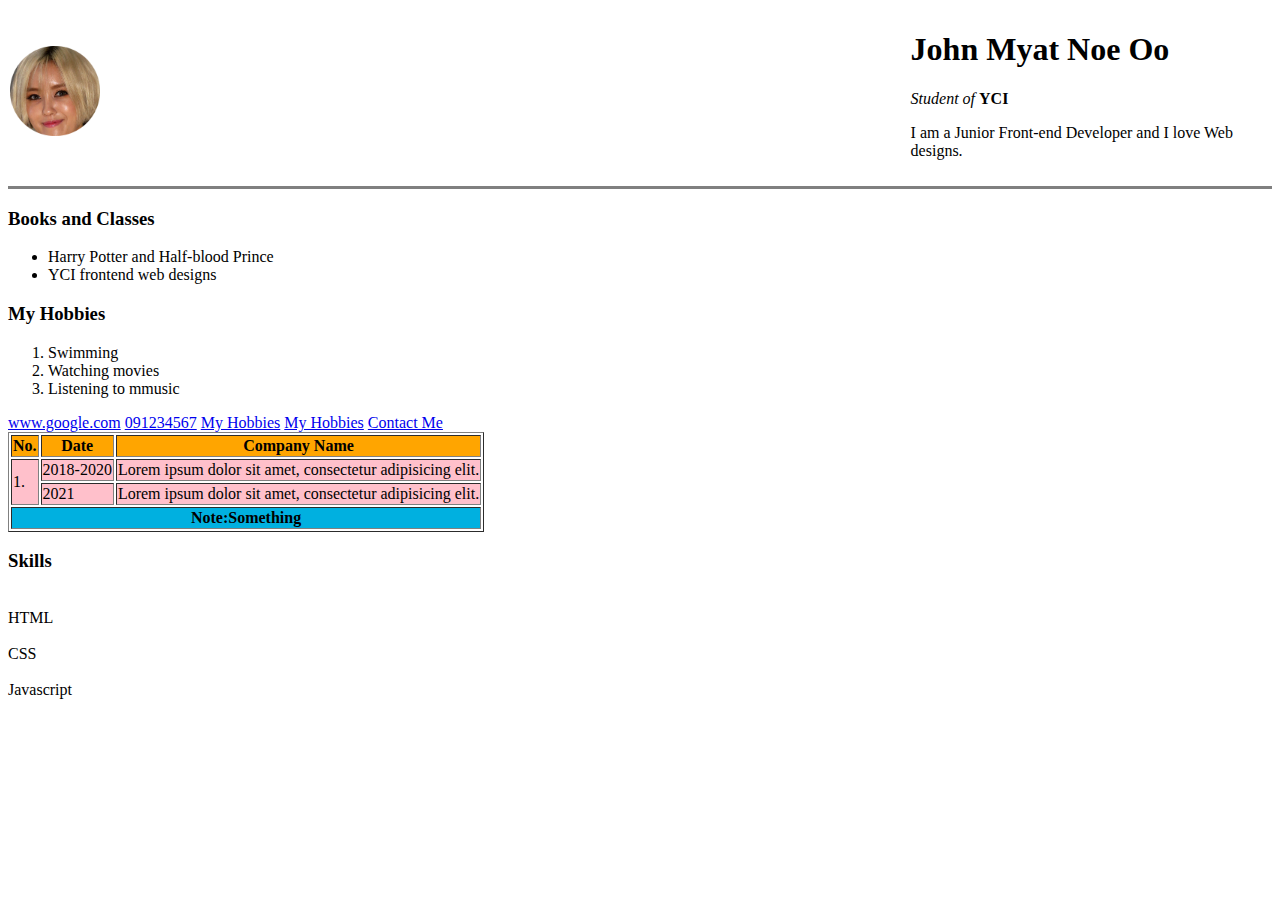
<file: index.html>
<!DOCTYPE html>
<html>
    <head>
        <title>My Personal Site</title>
        <meta charset="UTF-8"/>
</head>
    <body>
        <table cellspacing="1">
            <tr>
                <td><img src="img.png" alt="Photo of Hyomin"width="10%" height="10%"/></td>
                <td><h1>John Myat Noe Oo</h1>
                    <p><em>Student of</em> <strong>YCI</strong></p>
                    <p>I am a Junior Front-end Developer and I love Web designs.</p></td>
            </tr>
        </table>
    <!--<center>
        <img src="img.png" alt="Photo of Hyomin"width="10%" height="10%"/>
    </center>!-->
    <!--<div align="center">
        <img src="img.png" alt="Photo of Hyomin"width="180px" height="180px"/>
    </div>
        <h1>John Myat Noe Oo</h1>
        <p><em>Student of</em> <strong>YCI</strong></p>
        <p>I am a Junior Front-end Developer and I love Web designs.</p>!-->
        <hr size="3" noshade/> <!-- noshade is Stand-alone attribute !-->
        <h3>Books and Classes</h3>
        <uL type="disc"><!--square,circle,disc !-->
        <li>Harry Potter and Half-blood Prince</li>
        <li>YCI frontend web designs</li>
        </uL>
        <h3>My Hobbies</h3>
        <ol type="1"><!--1,i,A,a,I!-->
            <li>Swimming</li>
            <li>Watching movies</li>
            <li>Listening to mmusic</li>
        </ol>
        <a href="https://www.google.com">www.google.com</a>
        <a href="tel:">091234567</a>
        <a href="hobbies.html" target="_self">My Hobbies</a>
        <a href="hobbies.html" target="_blank">My Hobbies</a>
        <a href="contactMe.html" target="_blank">Contact Me</a>

        <table border="1" cellspacing="2">
            <thead bgcolor="orange">
                <tr>
                    <th>No.</th>
                    <th>Date</th>
                    <th>Company Name</th>
                </tr>
            </thead>
            <tbody bgcolor="pink">
                <tr>
                    <td rowspan="2">1.</td>
                    <td>2018-2020</td>
                    <td>Lorem ipsum dolor sit amet, consectetur adipisicing elit.</td>
                </tr>
                <tr>
                    <td>2021</td>
                    <td>Lorem ipsum dolor sit amet, consectetur adipisicing elit.</td>
                </tr>
                <tfoot>
                    <tr bgcolor="sky blue">
                    <th colspan="3">Note:Something</th></tfoot>
                    </tr>
            </tbody>
        </table>

        <h3>Skills</h3><br/>
  <table>
      
      <tr>HTML</tr><br/><br/>
      <th></th>
      <tr>CSS</tr><br/><br/>
      <th></th>
      <tr>Javascript</tr><br/><br/>
      <th></th>
      
  </table>   
    </body>
</html>
</file>
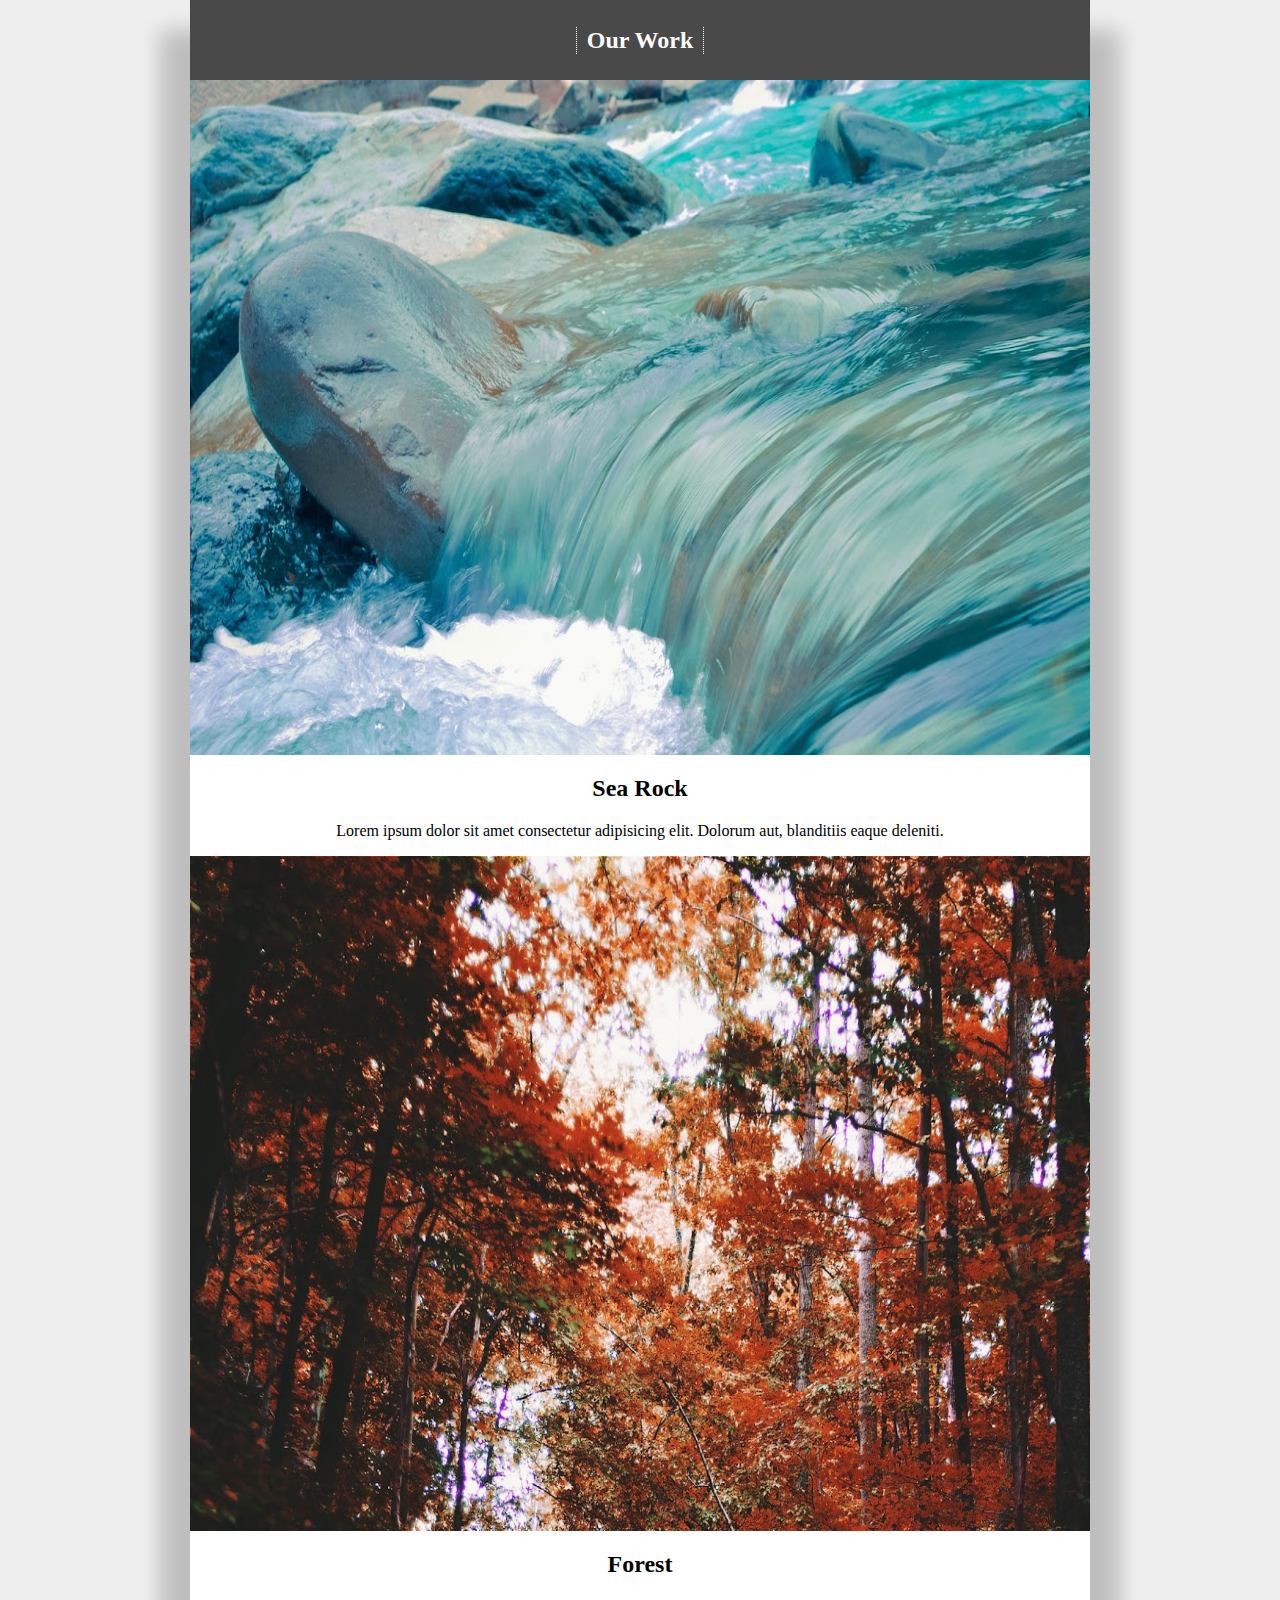
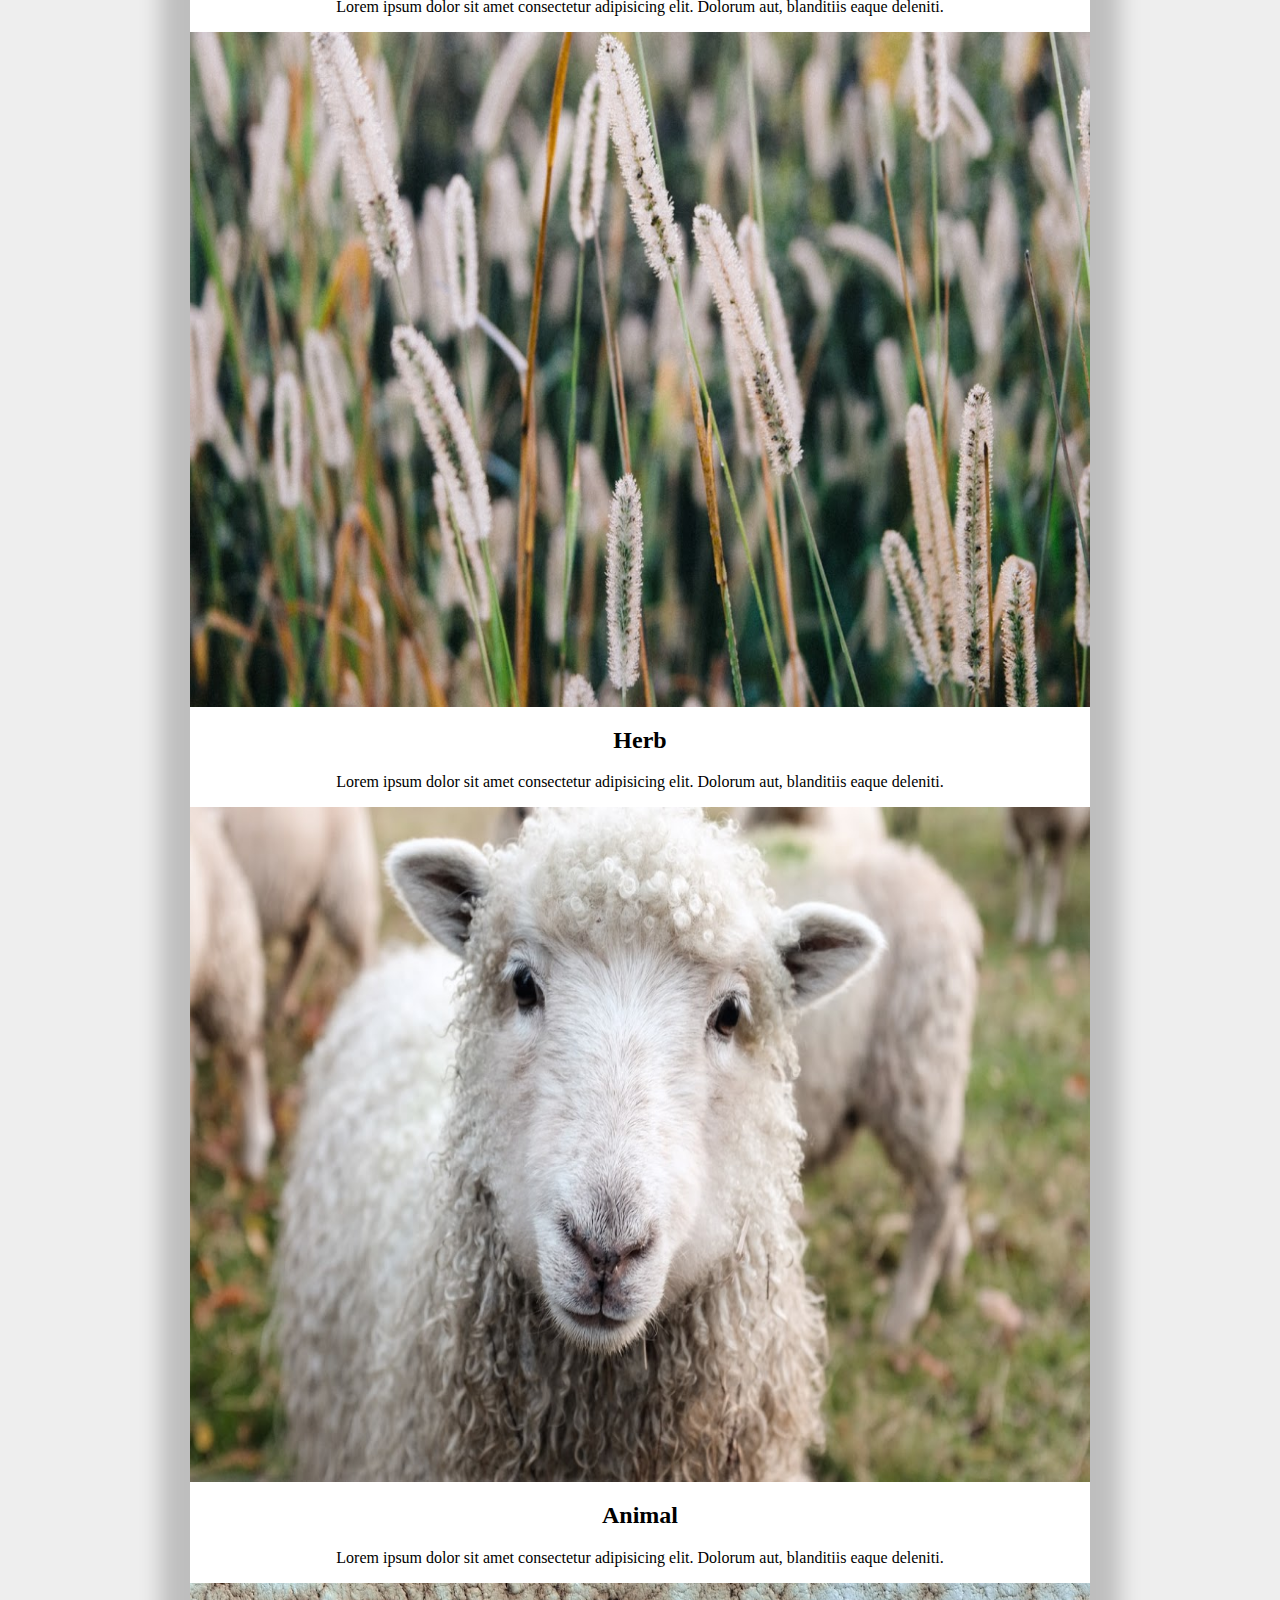
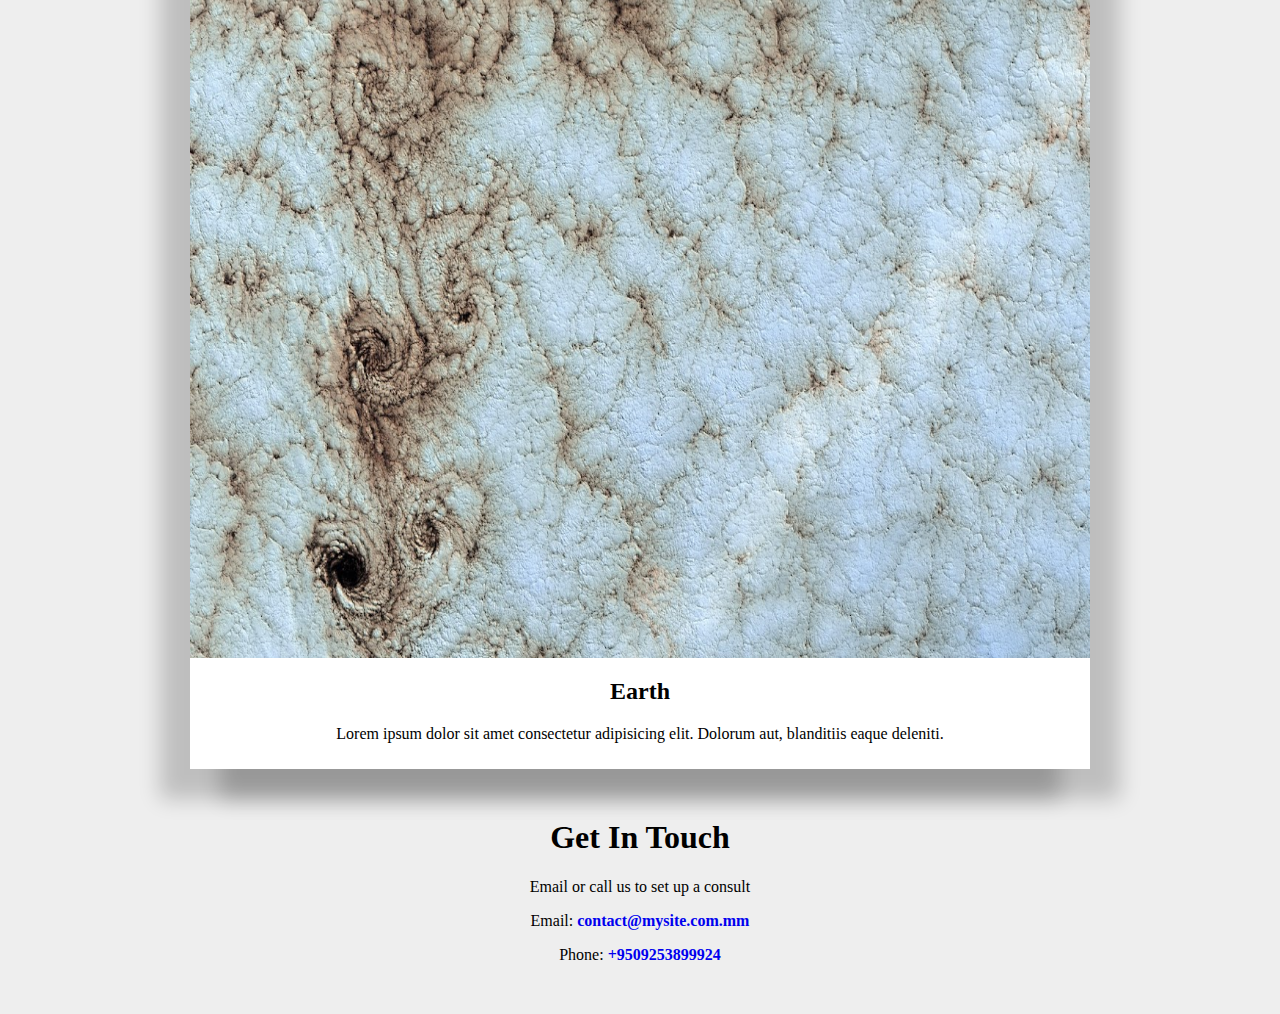
<file: Assignment3e.html>
<!DOCTYPE html>
<html lang="en">
<head>
    <meta charset="UTF-8">
    <meta http-equiv="X-UA-Compatible" content="IE=edge">
    <meta name="viewport" content="width=device-width, initial-scale=1.0">
    <link rel="icon" href="image/favicon.jfif">    
    <link rel="stylesheet" href="3e.css">
    <title>YCI Photography - View Work</title>
</head>
<body>
    <div class="work-container">
        <div class="title">
            <h2 class="title-text">Our Work</h2>
        </div>      
       <img src="image/photo2.jfif" alt="sea image" class="workimg">
       <div class="photo-title">
            <h2>Sea Rock</h2>
            <p>Lorem ipsum dolor sit amet consectetur adipisicing elit. Dolorum aut, blanditiis eaque deleniti.</p>
        </div> 
       <img src="image/photo3.jfif" alt="Forest image" class="workimg">
       <div class="photo-title">
            <h2>Forest</h2>
            <p>Lorem ipsum dolor sit amet consectetur adipisicing elit. Dolorum aut, blanditiis eaque deleniti.</p>
        </div>
       <img src="image/photo4.jfif" alt="Herb image" class="workimg">
       <div class="photo-title">
            <h2>Herb</h2>
            <p>Lorem ipsum dolor sit amet consectetur adipisicing elit. Dolorum aut, blanditiis eaque deleniti.</p>
        </div>
       <img src="image/photo5.jfif" alt="Animal image" class="workimg">
       <div class="photo-title">
            <h2>Animal</h2>
            <p>Lorem ipsum dolor sit amet consectetur adipisicing elit. Dolorum aut, blanditiis eaque deleniti.</p>
        </div>
       <img src="image/photo6.jfif" alt="Earth image" class="workimg">
       <div class="photo-title">
            <h2>Earth</h2>
            <p>Lorem ipsum dolor sit amet consectetur adipisicing elit. Dolorum aut, blanditiis eaque deleniti.</p>
        </div>        
    </div>
    <div class="contact">
        <h1>Get In Touch</h1>
        <p>Email or call us to set up a consult</p>
        <p>Email: <a href="mailto:contact@mysite.com.mm" class="address"><strong>contact@mysite.com.mm</strong></a></p>
        <p>Phone: <a href="tel:+9509253899924" class="address"><strong>+9509253899924</strong></a></p>
    </div>
</body>
</html>
</file>
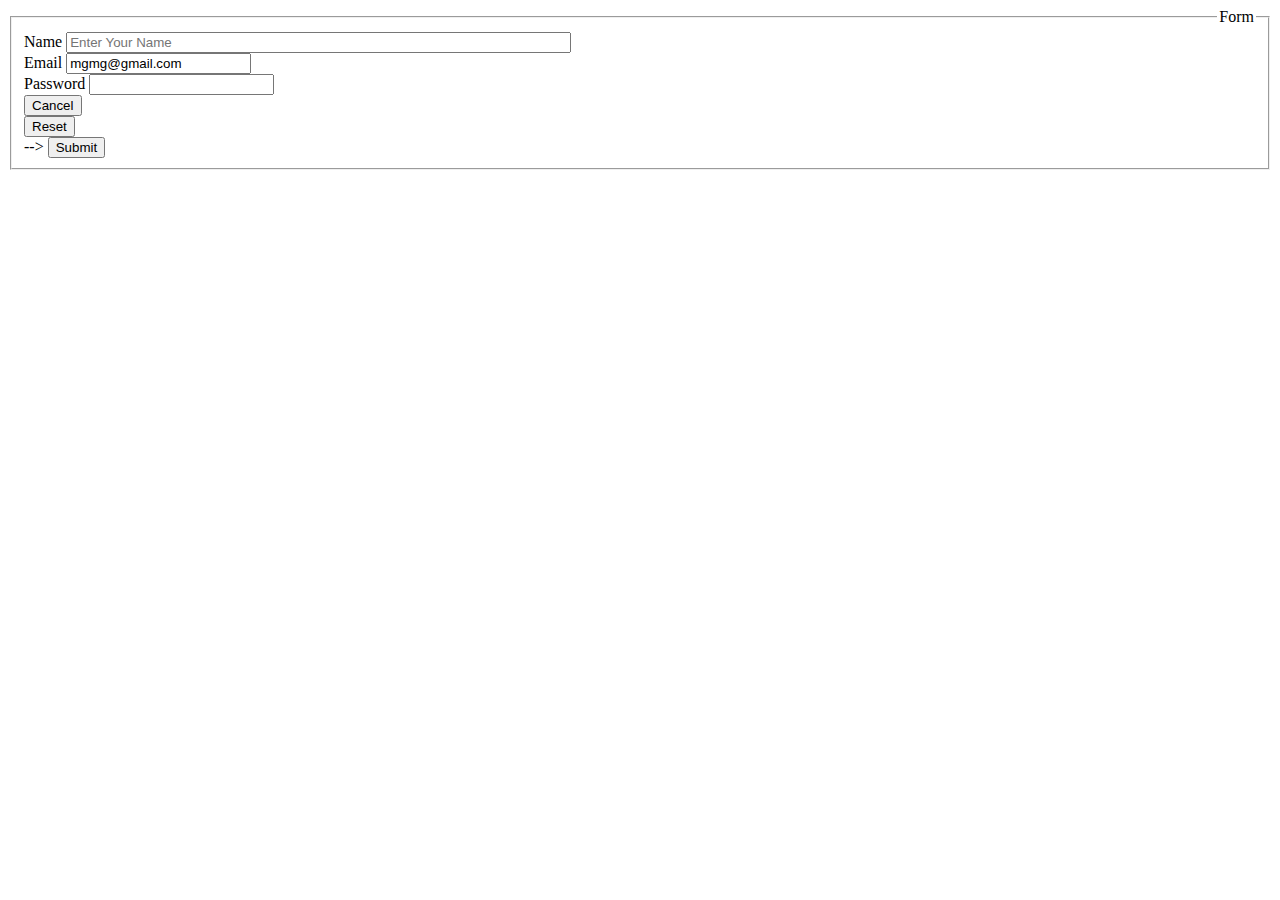
<file: contactMe.html>
<!DOCTYPE html>
<html>
    <head>
        <meta charset="UTF-8"/>
        <title>Contact Me</title>
        
</head>
<body>
<fieldset>
    <legend align="right">Form</legend>
    <form action="mailto:abc@gmail.com" method="post" enctype="multipart/form-data">
        <label for="myname">Name</label>
        <input type="text" placeholder="Enter Your Name" size="60" id="myname" required/>
    </br>
    <lable>Email</lable>
    <input type="email" placeholder="Enter Your Email" value="mgmg@gmail.com"/><br/>
    <lable>Password</lable>
    <input type="password" maxlength="5" minlength="2"/><br/>
    <!--<input type="data"/><br/>
    <input type="number"/><br/>
    <input type="radio" name="gender"/>
    <lable>Male</lable>
    <input type="radio" name="gender"/>
    <lable>Female</lable>
    <input type="checkbox"/><label>Myanmar</label>
    <input type="checkbox"/><label>English</label>
    <input type="checkbox"/><label>Japanese</label>
    <input type="checkbox"/><label>Korean</label>
    <input type="range"/> <br/>
    <input type="color"/> <br/>
    <input type="hidden"/> <br/>
    <input type="file" multiple/> <br/>
    <textarea rows="10" cols="25" placeholder="Write Something..."></textarea><br/>
    <textarea>Say Something</textarea><br/>
    <!--<input type="submit" value="login"/> <br/>-->
    <input type="reset" value="Cancel"/> <br/>
    <button type="reset">Reset</button><br/>-->
    <button type="submit">Submit</button><br/>
    </form>
</fieldset>
<!--<input type="reset"/> <br/>
<select multiple>
    <option disabled selected>Choose your Ethnic</option>
    <option>Kachin</option>
    <option>Kayar</option>
    <option>Kayin</option>
    <option>Chin</option>
    <option>Burma</option>
    <option>Rakhine</option>
    <option>Shan</option>
</select>-->
   
</body>
</html>
</file>
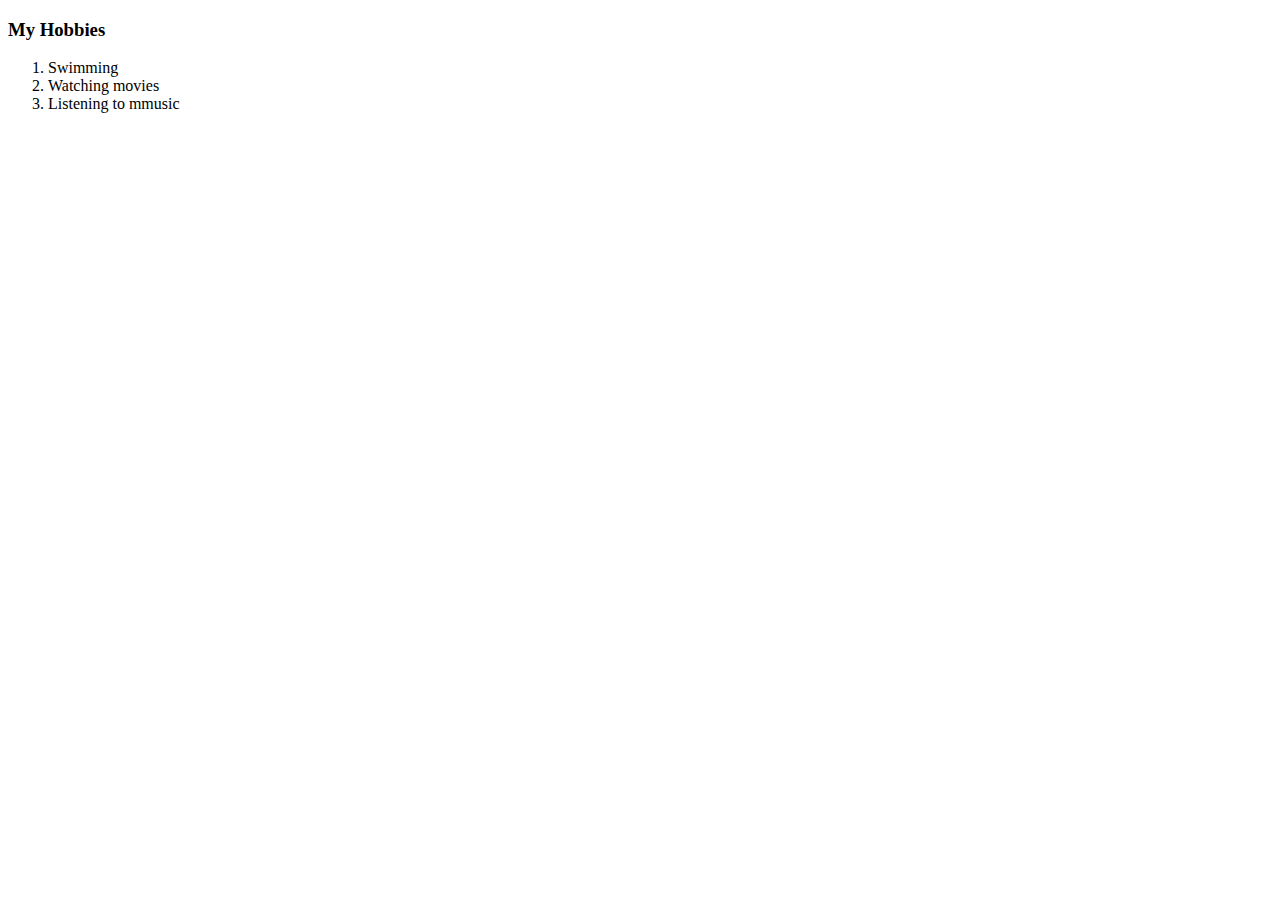
<file: hobbies.html>
<!DOCTYPE html>
<html>
    <head>
        <meta charset="UTF-8"/>
        <link rel="icon" href="img.png"/>
        <title>My Hobbies</title>
        
</head>
<body><h3>My Hobbies</h3>
    <ol type="1"><!--1,i,A,a,I!-->
        <li>Swimming</li>
        <li>Watching movies</li>
        <li>Listening to mmusic</li>
    </ol></body>
</html>
</file>
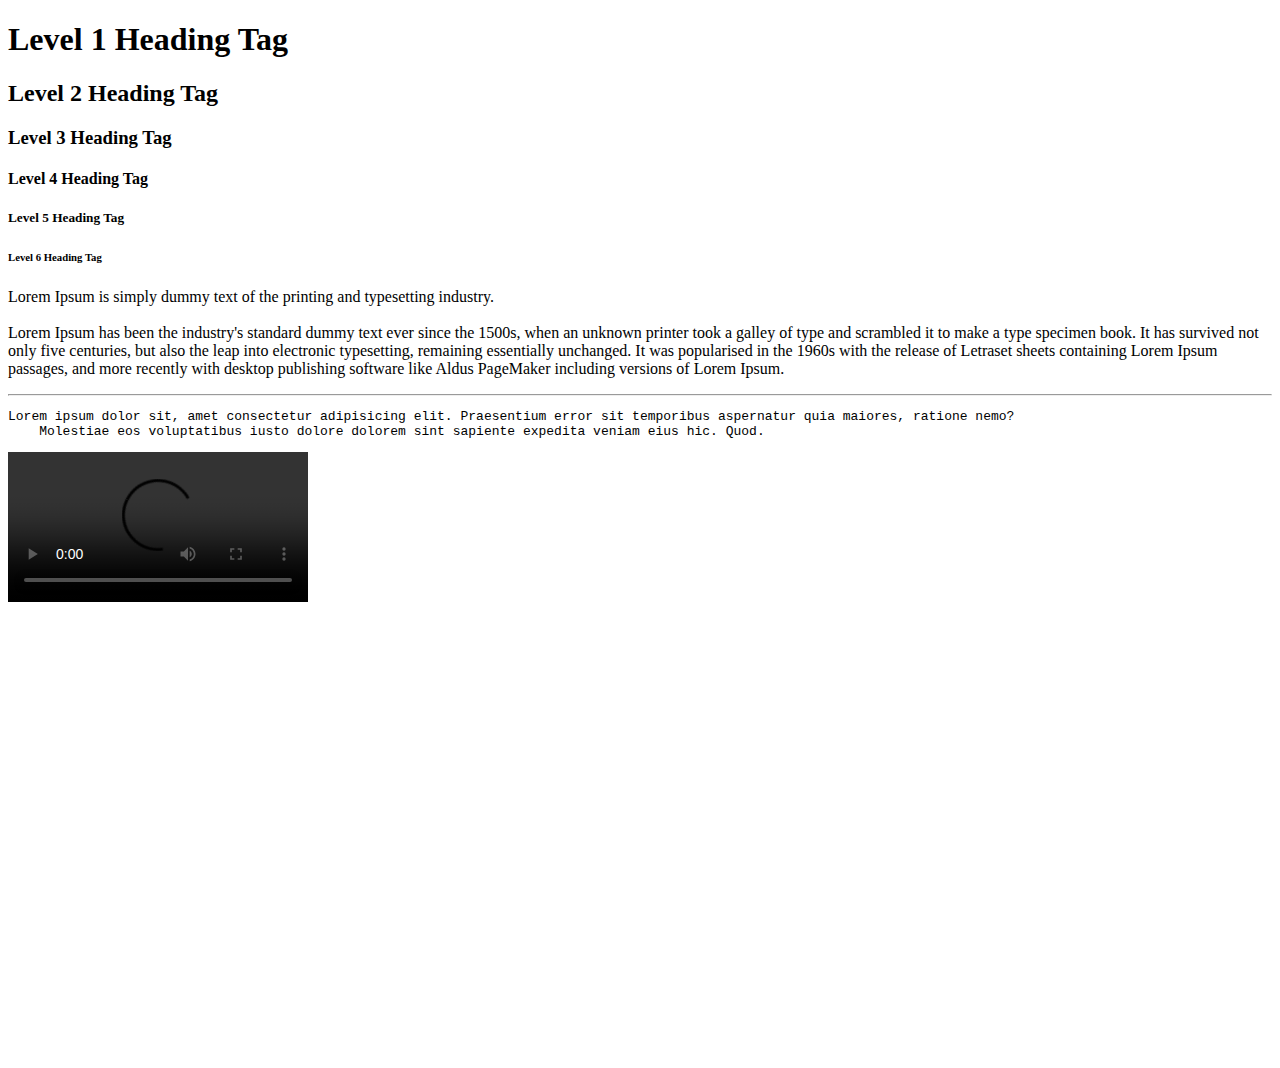
<file: htmlintro.html>
<!-- Hello World!Save Myanmar! -->
<!DOCTYPE html>
<html>
    <head> 
    <title>HTML Introduction</title>
    <meta charset="UTF-8"/>
    <!-- <meta name="description" content="YCI frontend Web Development"/> 
    <meta name="keywords" content="HTML,CSS,Javascript"/>
    <meta name="author" content="Nick Dany"/>-->
    </head>
    <body>

    <h1>Level 1 Heading Tag</h1>
    <h2>Level 2 Heading Tag</h2>
    <h3>Level 3 Heading Tag</h3>
    <h4>Level 4 Heading Tag</h4>
    <h5>Level 5 Heading Tag</h5>
    <h6>Level 6 Heading Tag</h6>
    <p>Lorem Ipsum is simply dummy text of the printing and typesetting industry. <br/><br/>
        Lorem Ipsum has been the industry's standard dummy text ever since the 1500s, when an unknown printer took a galley of type and scrambled it to make a type specimen book. It has survived not only five centuries, but also the leap into electronic typesetting, remaining essentially unchanged. It was popularised in the 1960s with the release of Letraset sheets containing Lorem Ipsum passages, and more recently with desktop publishing software like Aldus PageMaker including versions of Lorem Ipsum.</p>
    </p>
    <hr/>
    <pre>Lorem ipsum dolor sit, amet consectetur adipisicing elit. Praesentium error sit temporibus aspernatur quia maiores, ratione nemo? 
    Molestiae eos voluptatibus iusto dolore dolorem sint sapiente expedita veniam eius hic. Quod.</pre>
    <audio src="D:\yci_frontendwebdevelopment\HTML - Personal Site\Doja-Cat-Say-so-01.mp3"></audio>
    <video src="D:\yci_frontendwebdevelopment\HTML - Personal Site\Justin_Bieber_Yummy.mp3" autobuffer autoloop loop controls></video></br>
    <iframe src="https://www.google.com/maps/embed?pb=!1m18!1m12!1m3!1d122120.99591290705!2d96.1511424!3d16.9607168!2m3!1f0!2f0!3f0!3m2!1i1024!2i768!4f13.1!3m3!1m2!1s0x30c194168bb31e03%3A0x26217574c0bf07bf!2sYangon%20International%20Airport!5e0!3m2!1sen!2smm!4v1632057979011!5m2!1sen!2smm" width="600" height="450" style="border:0;" allowfullscreen="" loading="lazy">
    </iframe>
    </body>
</html>
</file>
<file: 3e.css>
body{
    margin: 0;
    background-color: #eee;
    
}

.container{
    width: 900px;
    margin: auto;
    height: 100vh;
    background-color: #fff;
    display: flex;
    justify-content: center;
    box-shadow: 30px 0 20px rgba(0, 0, 0, 0.2), -30px 0px 20px rgba(0, 0, 0, 0.2);
    
}
.textpart{
    width: 400px;
    height: 100vh;
    display: flex;
    flex-direction: column;
    align-items: center;
    justify-content: center;
}
.imagepart{
    width: 600px;
    height: 100vh;
    background-image: url(images/photo1.jfif);
    background-position: center;
    background-size: cover;
}

.btn{
    text-decoration: none;
    border: solid 1px;
    padding: 15px 30px;
    border-radius: 30px;
    border-color: red;
    color: #000;
}

.btn:hover{
    background-color: black;
    color:#fff;
}

.yci-title{
    width: 200px;
    text-align: center;
    text-shadow: -3px -3px 3px grey;
}
.slogan{
    color:silver;
    text-align: center;
}

.title{
    background-color: rgba(0, 0, 0, 0.712);
    height: 80px;
    display: flex;
    align-items: center;
    justify-content: center;
}

.title-text{
    color: #fff;
    border-right-style: dotted;
    border-left-style: dotted;
    border-color: white;
    border-width: 1px;
    padding: 0 10px;
}

.workimg{
    width: 900px;
    height: 75vh;
    display: block;
}

.work-container{
    width: 900px;
    margin: 0 auto 50px auto;
    padding-bottom: 10px;
    background-color: #fff;   
    box-shadow: 30px 30px 20px rgba(0, 0, 0, 0.2), -30px 30px 20px rgba(0, 0, 0, 0.2);

}

.photo-title{
    text-align: center;
}

.contact{
    text-align: center;
    margin-bottom: 50px;
}

.address{
    text-decoration: none;
}
</file>
